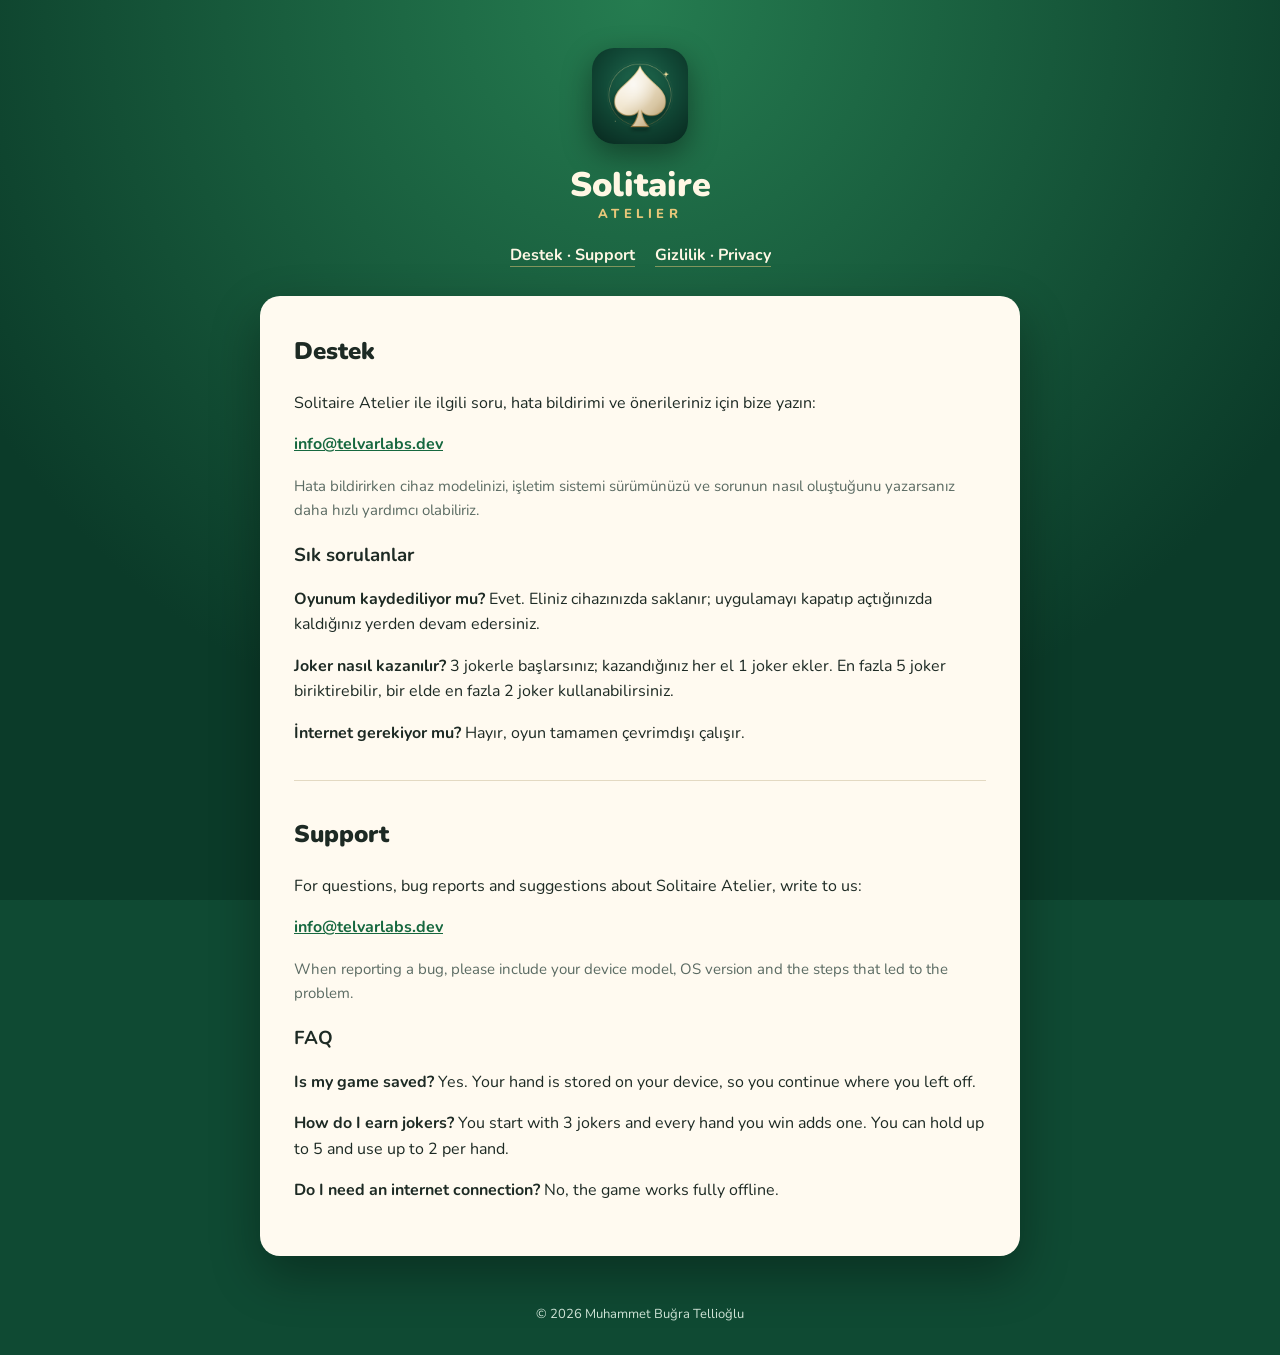
<file: index.html>
<!doctype html><html lang="tr"><head><meta charset="utf-8"><meta name="viewport" content="width=device-width,initial-scale=1"><title>Solitaire Atelier — Destek · Support</title><link rel="stylesheet" href="style.css"><link rel="icon" href="icon.png"></head><body><header><img src="icon.png" alt=""><h1>Solitaire</h1><div class="sub">ATELIER</div><nav><a href="./">Destek · Support</a><a href="privacy.html">Gizlilik · Privacy</a></nav></header><main>
<h2>Destek</h2>
<p>Solitaire Atelier ile ilgili soru, hata bildirimi ve önerileriniz için bize yazın:</p>
<p><strong><a href="mailto:info@telvarlabs.dev?subject=Solitaire%20Atelier">info@telvarlabs.dev</a></strong></p>
<p class="meta">Hata bildirirken cihaz modelinizi, işletim sistemi sürümünüzü ve sorunun nasıl oluştuğunu yazarsanız daha hızlı yardımcı olabiliriz.</p>
<h3>Sık sorulanlar</h3>
<p><strong>Oyunum kaydediliyor mu?</strong> Evet. Eliniz cihazınızda saklanır; uygulamayı kapatıp açtığınızda kaldığınız yerden devam edersiniz.</p>
<p><strong>Joker nasıl kazanılır?</strong> 3 jokerle başlarsınız; kazandığınız her el 1 joker ekler. En fazla 5 joker biriktirebilir, bir elde en fazla 2 joker kullanabilirsiniz.</p>
<p><strong>İnternet gerekiyor mu?</strong> Hayır, oyun tamamen çevrimdışı çalışır.</p>
<hr>
<h2>Support</h2>
<p>For questions, bug reports and suggestions about Solitaire Atelier, write to us:</p>
<p><strong><a href="mailto:info@telvarlabs.dev?subject=Solitaire%20Atelier">info@telvarlabs.dev</a></strong></p>
<p class="meta">When reporting a bug, please include your device model, OS version and the steps that led to the problem.</p>
<h3>FAQ</h3>
<p><strong>Is my game saved?</strong> Yes. Your hand is stored on your device, so you continue where you left off.</p>
<p><strong>How do I earn jokers?</strong> You start with 3 jokers and every hand you win adds one. You can hold up to 5 and use up to 2 per hand.</p>
<p><strong>Do I need an internet connection?</strong> No, the game works fully offline.</p>
</main><footer>© 2026 Muhammet Buğra Tellioğlu</footer></body></html>
</file>
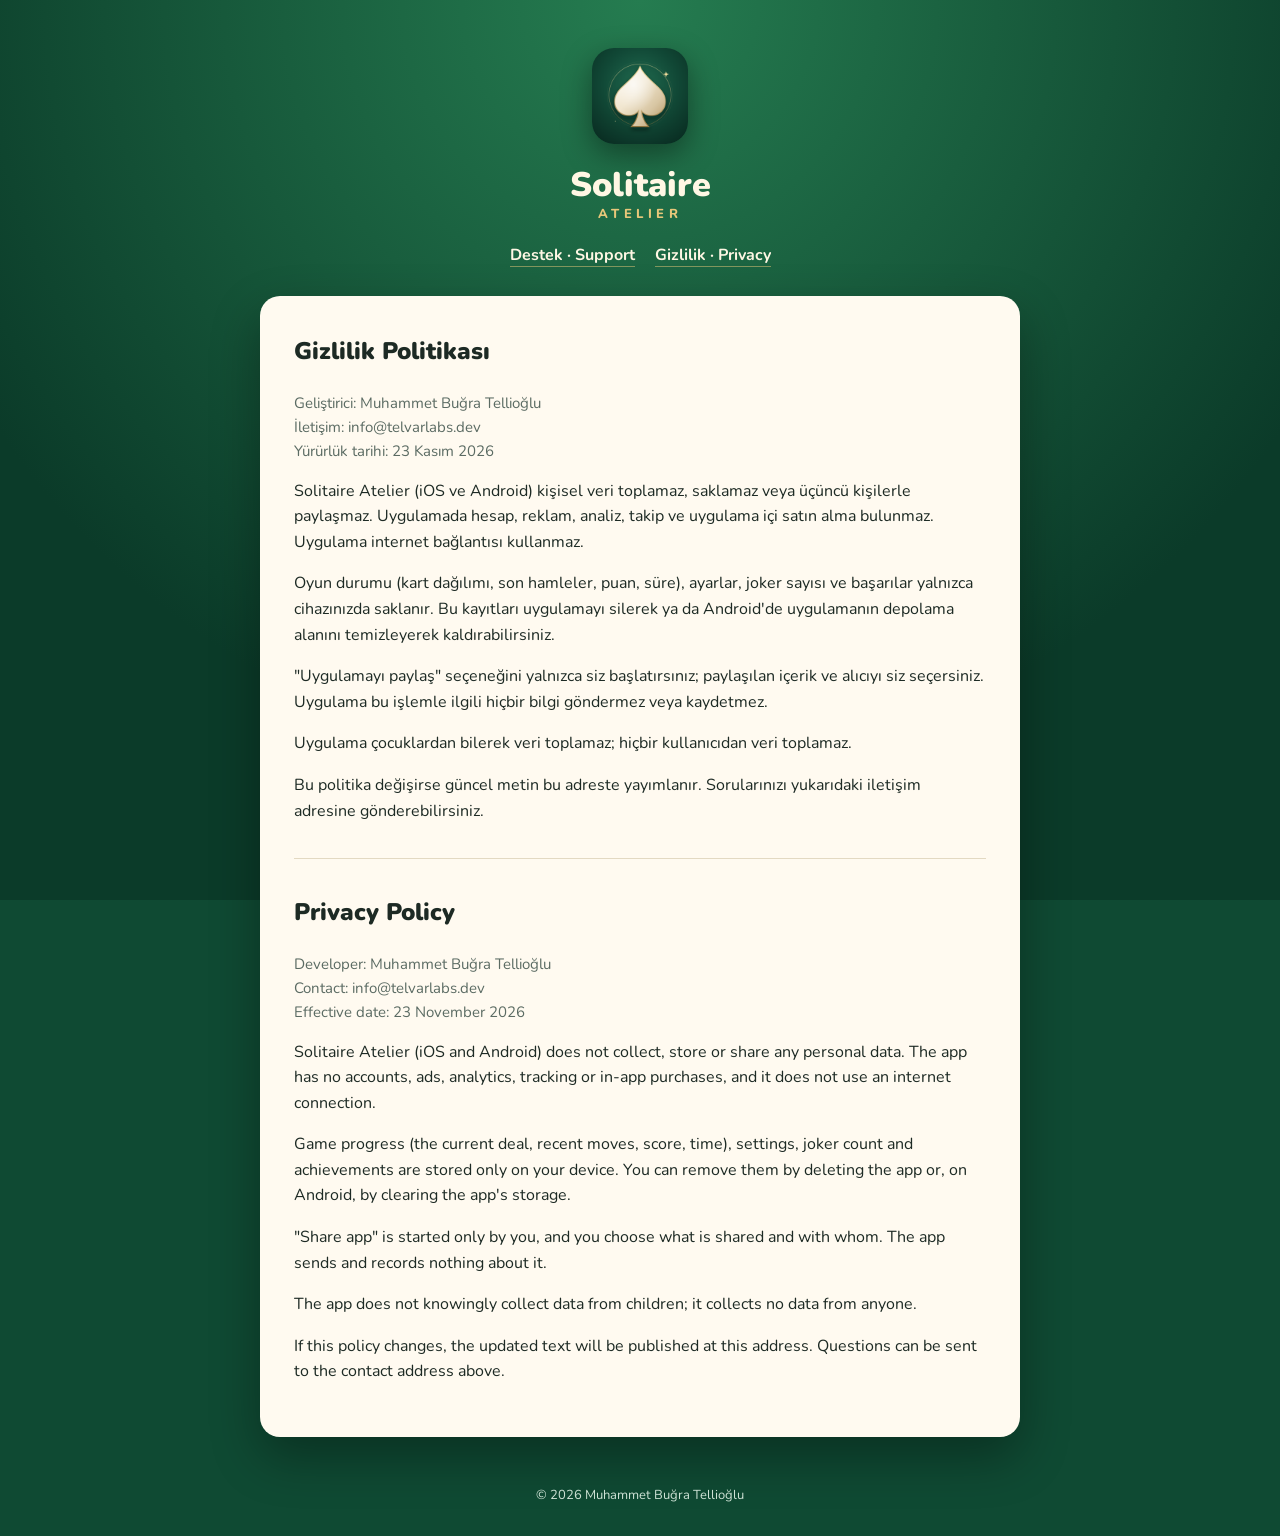
<file: privacy.html>
<!doctype html><html lang="tr"><head><meta charset="utf-8"><meta name="viewport" content="width=device-width,initial-scale=1"><title>Solitaire Atelier — Gizlilik · Privacy</title><link rel="stylesheet" href="style.css"><link rel="icon" href="icon.png"></head><body><header><img src="icon.png" alt=""><h1>Solitaire</h1><div class="sub">ATELIER</div><nav><a href="./">Destek · Support</a><a href="privacy.html">Gizlilik · Privacy</a></nav></header><main><h2>Gizlilik Politikası</h2><p class="meta">Geliştirici: Muhammet Buğra Tellioğlu<br>İletişim: info@telvarlabs.dev<br>Yürürlük tarihi: 23 Kasım 2026</p><p>Solitaire Atelier (iOS ve Android) kişisel veri toplamaz, saklamaz veya üçüncü kişilerle paylaşmaz. Uygulamada hesap, reklam, analiz, takip ve uygulama içi satın alma bulunmaz. Uygulama internet bağlantısı kullanmaz.</p><p>Oyun durumu (kart dağılımı, son hamleler, puan, süre), ayarlar, joker sayısı ve başarılar yalnızca cihazınızda saklanır. Bu kayıtları uygulamayı silerek ya da Android&#x27;de uygulamanın depolama alanını temizleyerek kaldırabilirsiniz.</p><p>&quot;Uygulamayı paylaş&quot; seçeneğini yalnızca siz başlatırsınız; paylaşılan içerik ve alıcıyı siz seçersiniz. Uygulama bu işlemle ilgili hiçbir bilgi göndermez veya kaydetmez.</p><p>Uygulama çocuklardan bilerek veri toplamaz; hiçbir kullanıcıdan veri toplamaz.</p><p>Bu politika değişirse güncel metin bu adreste yayımlanır. Sorularınızı yukarıdaki iletişim adresine gönderebilirsiniz.</p><hr><h2>Privacy Policy</h2><p class="meta">Developer: Muhammet Buğra Tellioğlu<br>Contact: info@telvarlabs.dev<br>Effective date: 23 November 2026</p><p>Solitaire Atelier (iOS and Android) does not collect, store or share any personal data. The app has no accounts, ads, analytics, tracking or in-app purchases, and it does not use an internet connection.</p><p>Game progress (the current deal, recent moves, score, time), settings, joker count and achievements are stored only on your device. You can remove them by deleting the app or, on Android, by clearing the app&#x27;s storage.</p><p>&quot;Share app&quot; is started only by you, and you choose what is shared and with whom. The app sends and records nothing about it.</p><p>The app does not knowingly collect data from children; it collects no data from anyone.</p><p>If this policy changes, the updated text will be published at this address. Questions can be sent to the contact address above.</p></main><footer>© 2026 Muhammet Buğra Tellioğlu</footer></body></html>
</file>
<file: style.css>
@font-face{font-family:Nunito;src:url(nunito.ttf);font-weight:200 1000}
*{box-sizing:border-box}
body{margin:0;font-family:Nunito,system-ui,sans-serif;color:#1d2a24;background:#0f4a33 radial-gradient(circle at 50% 0,#257c50,#0b3b29 70%) fixed;line-height:1.6}
header{text-align:center;padding:48px 20px 28px;color:#fff7e4}
header img{width:96px;height:96px;border-radius:22px;box-shadow:0 10px 30px #0006}
header h1{margin:14px 0 0;font-size:34px;font-weight:900;line-height:1.1}
header .sub{letter-spacing:.35em;color:#e8c77a;font-weight:800;font-size:13px}
nav{margin-top:18px}nav a{color:#fff7e4;margin:0 10px;font-weight:700;text-decoration:none;border-bottom:1px solid #e8c77a80}
main{max-width:760px;margin:0 auto 48px;background:#fffaf0;border-radius:20px;padding:36px 34px;box-shadow:0 20px 50px #0005}
h2{font-weight:900;margin-top:0}h3{margin-bottom:4px}
.meta{color:#5b6b63;font-size:15px}
hr{border:0;border-top:1px solid #e3d9c2;margin:34px 0}
a{color:#16683f}
footer{text-align:center;color:#cfe3d6;font-size:13px;padding-bottom:30px}
</file>
